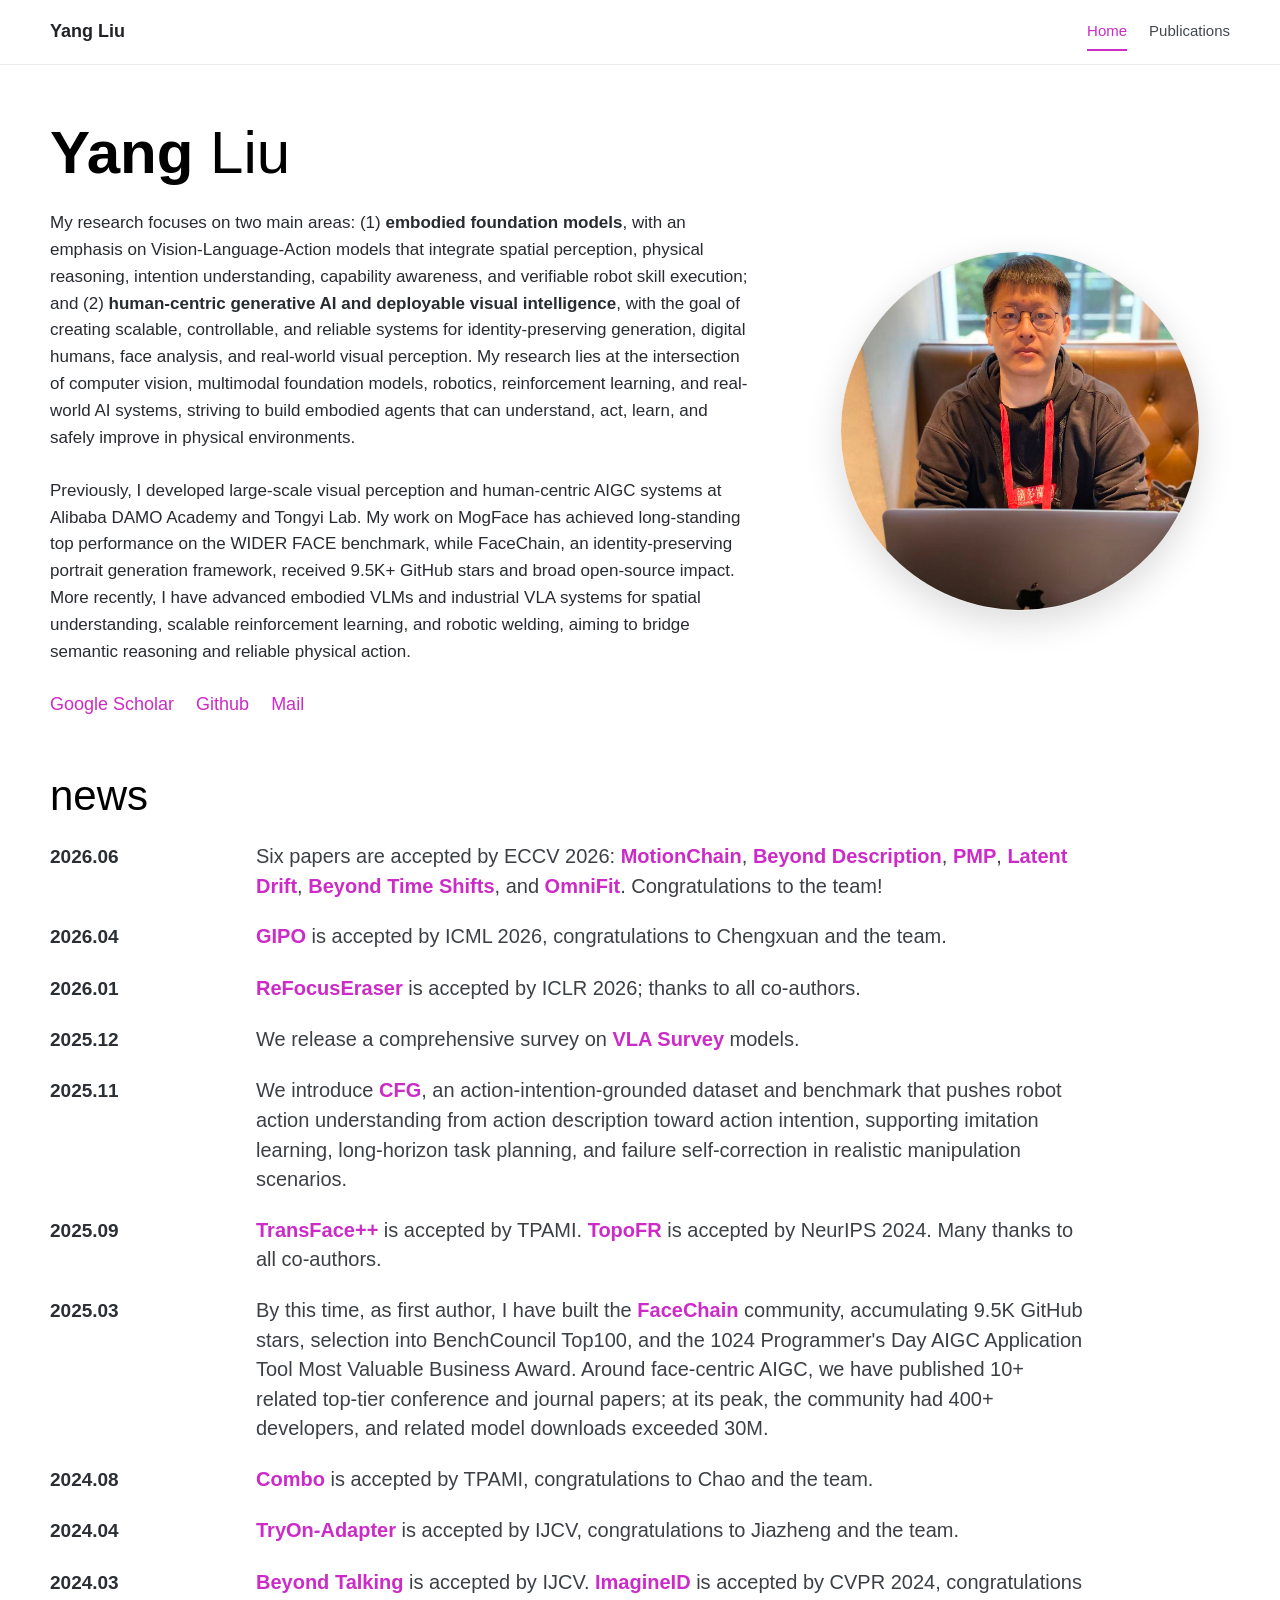
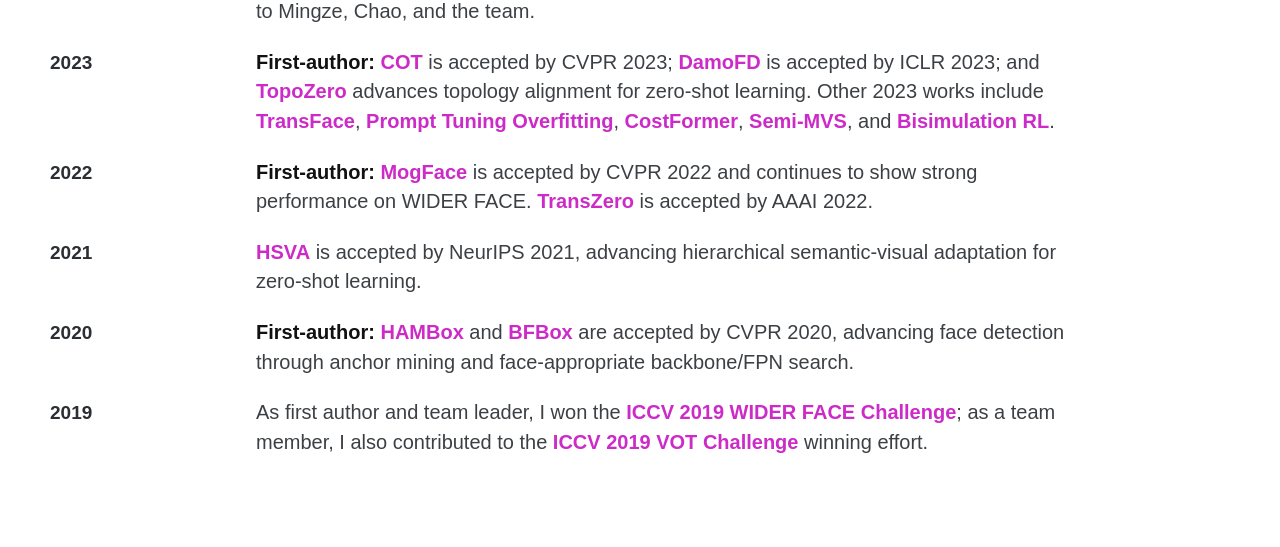
<file: index.html>
<!doctype html>
<html lang="en">
  <head>
    <meta charset="utf-8" />
    <meta name="viewport" content="width=device-width, initial-scale=1" />
    <title>Yang Liu</title>
    <meta
      name="description"
      content="Yang Liu - AI researcher focused on embodied foundation models, human-centric generative AI, and deployable visual intelligence."
    />
    <link rel="stylesheet" href="styles.css" />
  </head>
  <body>
    <header class="site-header">
      <nav class="nav" aria-label="Primary navigation">
        <a class="brand" href="index.html">Yang Liu</a>
        <div class="nav-links">
          <a class="active" href="index.html">Home</a>
          <a href="publications.html">Publications</a>
        </div>
      </nav>
    </header>

    <main class="home-page">
      <section class="home-hero">
        <div class="home-copy">
          <h1><strong>Yang</strong> Liu</h1>

          <p>
            My research focuses on two main areas: (1) <strong>embodied foundation models</strong>,
            with an emphasis on Vision-Language-Action models that integrate spatial perception,
            physical reasoning, intention understanding, capability awareness, and verifiable robot
            skill execution; and (2) <strong>human-centric generative AI and deployable visual
            intelligence</strong>, with the goal of creating scalable, controllable, and reliable
            systems for identity-preserving generation, digital humans, face analysis, and
            real-world visual perception. My research lies at the intersection of computer vision,
            multimodal foundation models, robotics, reinforcement learning, and real-world AI
            systems, striving to build embodied agents that can understand, act, learn, and safely
            improve in physical environments.
          </p>

          <p>
            Previously, I developed large-scale visual perception and human-centric AIGC systems at
            Alibaba DAMO Academy and Tongyi Lab. My work on MogFace has achieved long-standing top
            performance on the WIDER FACE benchmark, while FaceChain, an identity-preserving
            portrait generation framework, received 9.5K+ GitHub stars and broad open-source
            impact. More recently, I have advanced embodied VLMs and industrial VLA systems for
            spatial understanding, scalable reinforcement learning, and robotic welding, aiming to
            bridge semantic reasoning and reliable physical action.
          </p>

          <div class="home-links" aria-label="Profile links">
            <a href="https://scholar.google.co.uk/citations?user=t1emSE0AAAAJ&hl=zh-CN">Google Scholar</a>
            <a href="https://github.com/ly19965">Github</a>
            <a href="mailto:yang.15.liu@kcl.ac.uk">Mail</a>
          </div>
        </div>

        <aside class="home-portrait" aria-label="Yang Liu portrait placeholder">
          <div class="portrait-circle">
            <img src="assets/profile.png" alt="Yang Liu" />
          </div>
        </aside>
      </section>

      <section class="home-updates" aria-labelledby="updates-title">
        <h2 id="updates-title">news</h2>
        <div class="update-list">
          <article class="update-item">
            <time>2026.06</time>
            <p>
              Six papers are accepted by ECCV 2026:
              <a class="paper-link" href="publications.html">MotionChain</a>,
              <a class="paper-link" href="publications.html">Beyond Description</a>,
              <a class="paper-link" href="publications.html">PMP</a>,
              <a class="paper-link" href="publications.html">Latent Drift</a>,
              <a class="paper-link" href="publications.html">Beyond Time Shifts</a>, and
              <a class="paper-link" href="https://scholar.google.co.uk/citations?view_op=view_citation&amp;hl=en&amp;user=t1emSE0AAAAJ&amp;pagesize=100&amp;citation_for_view=t1emSE0AAAAJ:TFP_iSt0sucC">OmniFit</a>.
              Congratulations to the team!
            </p>
          </article>
          <article class="update-item">
            <time>2026.04</time>
            <p>
              <a class="paper-link" href="https://arxiv.org/pdf/2603.03955">GIPO</a> is accepted by
              ICML 2026, congratulations to Chengxuan and the team.
            </p>
          </article>
          <article class="update-item">
            <time>2026.01</time>
            <p>
              <a class="paper-link" href="https://openreview.net/pdf?id=OkNxZGenYr">ReFocusEraser</a>
              is accepted by ICLR 2026; thanks to all co-authors.
            </p>
          </article>
          <article class="update-item">
            <time>2025.12</time>
            <p>
              We release a comprehensive survey on
              <a class="paper-link" href="https://suyuz1.github.io/Survery/">VLA Survey</a>
              models.
            </p>
          </article>
          <article class="update-item">
            <time>2025.11</time>
            <p>
              We introduce
              <a class="paper-link" href="https://cfg-bench.github.io/">CFG</a>, an
              action-intention-grounded dataset and benchmark that pushes robot action
              understanding from action description toward action intention, supporting imitation
              learning, long-horizon task planning, and failure self-correction in realistic
              manipulation scenarios.
            </p>
          </article>
          <article class="update-item">
            <time>2025.09</time>
            <p>
              <a class="paper-link" href="https://ieeexplore.ieee.org/abstract/document/11184862">TransFace++</a>
              is accepted by TPAMI.
              <a class="paper-link" href="https://proceedings.neurips.cc/paper_files/paper/2024/hash/419b6c974712adb884bfbbeea8e94d1b-Abstract-Conference.html">TopoFR</a>
              is accepted by NeurIPS 2024. Many thanks to all co-authors.
            </p>
          </article>
          <article class="update-item">
            <time>2025.03</time>
            <p>
              By this time, as first author, I have built the
              <a class="paper-link" href="https://github.com/modelscope/facechain">FaceChain</a>
              community, accumulating 9.5K GitHub stars, selection into BenchCouncil Top100, and
              the 1024 Programmer's Day AIGC Application Tool Most Valuable Business Award. Around
              face-centric AIGC, we have published 10+ related top-tier conference and journal
              papers; at its peak, the community had 400+ developers, and related model downloads
              exceeded 30M.
            </p>
          </article>
          <article class="update-item">
            <time>2024.08</time>
            <p>
              <a class="paper-link" href="https://ieeexplore.ieee.org/abstract/document/11153998">Combo</a>
              is accepted by TPAMI, congratulations to Chao and the team.
            </p>
          </article>
          <article class="update-item">
            <time>2024.04</time>
            <p>
              <a class="paper-link" href="https://link.springer.com/article/10.1007/s11263-025-02352-3">TryOn-Adapter</a>
              is accepted by IJCV, congratulations to Jiazheng and the team.
            </p>
          </article>
          <article class="update-item">
            <time>2024.03</time>
            <p>
              <a class="paper-link" href="https://link.springer.com/article/10.1007/s11263-024-02300-7">Beyond Talking</a>
              is accepted by IJCV.
              <a class="paper-link" href="http://openaccess.thecvf.com/content/CVPR2024/html/Xu_FaceChain-ImagineID_Freely_Crafting_High-Fidelity_Diverse_Talking_Faces_from_Disentangled_Audio_CVPR_2024_paper.html">ImagineID</a>
              is accepted by CVPR 2024, congratulations to Mingze, Chao, and the team.
            </p>
          </article>
          <article class="update-item">
            <time>2023</time>
            <p>
              <strong>First-author:</strong>
              <a class="paper-link" href="https://scholar.google.co.uk/citations?view_op=view_citation&amp;hl=en&amp;user=t1emSE0AAAAJ&amp;pagesize=100&amp;citation_for_view=t1emSE0AAAAJ:ULOm3_A8WrAC">COT</a>
              is accepted by CVPR 2023;
              <a class="paper-link" href="https://scholar.google.co.uk/citations?view_op=view_citation&amp;hl=en&amp;user=t1emSE0AAAAJ&amp;pagesize=100&amp;citation_for_view=t1emSE0AAAAJ:8k81kl-MbHgC">DamoFD</a>
              is accepted by ICLR 2023; and
              <a class="paper-link" href="https://scholar.google.co.uk/citations?view_op=view_citation&amp;hl=en&amp;user=t1emSE0AAAAJ&amp;pagesize=100&amp;citation_for_view=t1emSE0AAAAJ:TQgYirikUcIC">TopoZero</a>
              advances topology alignment for zero-shot learning. Other 2023 works include
              <a class="paper-link" href="https://scholar.google.co.uk/citations?view_op=view_citation&amp;hl=en&amp;user=t1emSE0AAAAJ&amp;pagesize=100&amp;citation_for_view=t1emSE0AAAAJ:aqlVkmm33-oC">TransFace</a>,
              <a class="paper-link" href="https://scholar.google.co.uk/citations?view_op=view_citation&amp;hl=en&amp;user=t1emSE0AAAAJ&amp;pagesize=100&amp;citation_for_view=t1emSE0AAAAJ:5nxA0vEk-isC">Prompt Tuning Overfitting</a>,
              <a class="paper-link" href="https://scholar.google.co.uk/citations?view_op=view_citation&amp;hl=en&amp;user=t1emSE0AAAAJ&amp;pagesize=100&amp;citation_for_view=t1emSE0AAAAJ:3fE2CSJIrl8C">CostFormer</a>,
              <a class="paper-link" href="https://scholar.google.co.uk/citations?view_op=view_citation&amp;hl=en&amp;user=t1emSE0AAAAJ&amp;pagesize=100&amp;citation_for_view=t1emSE0AAAAJ:Wp0gIr-vW9MC">Semi-MVS</a>,
              and
              <a class="paper-link" href="https://scholar.google.co.uk/citations?view_op=view_citation&amp;hl=en&amp;user=t1emSE0AAAAJ&amp;pagesize=100&amp;citation_for_view=t1emSE0AAAAJ:mVmsd5A6BfQC">Bisimulation RL</a>.
            </p>
          </article>
          <article class="update-item">
            <time>2022</time>
            <p>
              <strong>First-author:</strong>
              <a class="paper-link" href="https://scholar.google.co.uk/citations?view_op=view_citation&amp;hl=en&amp;user=t1emSE0AAAAJ&amp;pagesize=100&amp;citation_for_view=t1emSE0AAAAJ:UebtZRa9Y70C">MogFace</a>
              is accepted by CVPR 2022 and continues to show strong performance on WIDER FACE.
              <a class="paper-link" href="https://scholar.google.co.uk/citations?view_op=view_citation&amp;hl=en&amp;user=t1emSE0AAAAJ&amp;pagesize=100&amp;citation_for_view=t1emSE0AAAAJ:Se3iqnhoufwC">TransZero</a>
              is accepted by AAAI 2022.
            </p>
          </article>
          <article class="update-item">
            <time>2021</time>
            <p>
              <a class="paper-link" href="https://proceedings.neurips.cc/paper/2021/hash/8b0d268963dd0cfb808aac48a549829f-Abstract.html">HSVA</a>
              is accepted by NeurIPS 2021, advancing hierarchical semantic-visual adaptation for
              zero-shot learning.
            </p>
          </article>
          <article class="update-item">
            <time>2020</time>
            <p>
              <strong>First-author:</strong>
              <a class="paper-link" href="https://scholar.google.co.uk/citations?view_op=view_citation&amp;hl=en&amp;user=t1emSE0AAAAJ&amp;pagesize=100&amp;citation_for_view=t1emSE0AAAAJ:YsMSGLbcyi4C">HAMBox</a>
              and
              <a class="paper-link" href="https://scholar.google.co.uk/citations?view_op=view_citation&amp;hl=en&amp;user=t1emSE0AAAAJ&amp;pagesize=100&amp;citation_for_view=t1emSE0AAAAJ:IjCSPb-OGe4C">BFBox</a>
              are accepted by CVPR 2020, advancing face detection through anchor mining and
              face-appropriate backbone/FPN search.
            </p>
          </article>
          <article class="update-item">
            <time>2019</time>
            <p>
              As first author and team leader, I won the
              <a class="paper-link" href="https://xieqiaokang.com/snapshot/wider-challenge/2019.html">ICCV 2019 WIDER FACE Challenge</a>;
              as a team member, I also contributed to the
              <a class="paper-link" href="https://scholar.google.co.uk/citations?view_op=view_citation&amp;hl=en&amp;user=t1emSE0AAAAJ&amp;pagesize=100&amp;citation_for_view=t1emSE0AAAAJ:qjMakFHDy7sC">ICCV 2019 VOT Challenge</a>
              winning effort.
            </p>
          </article>
        </div>
      </section>
    </main>
  </body>
</html>
</file>
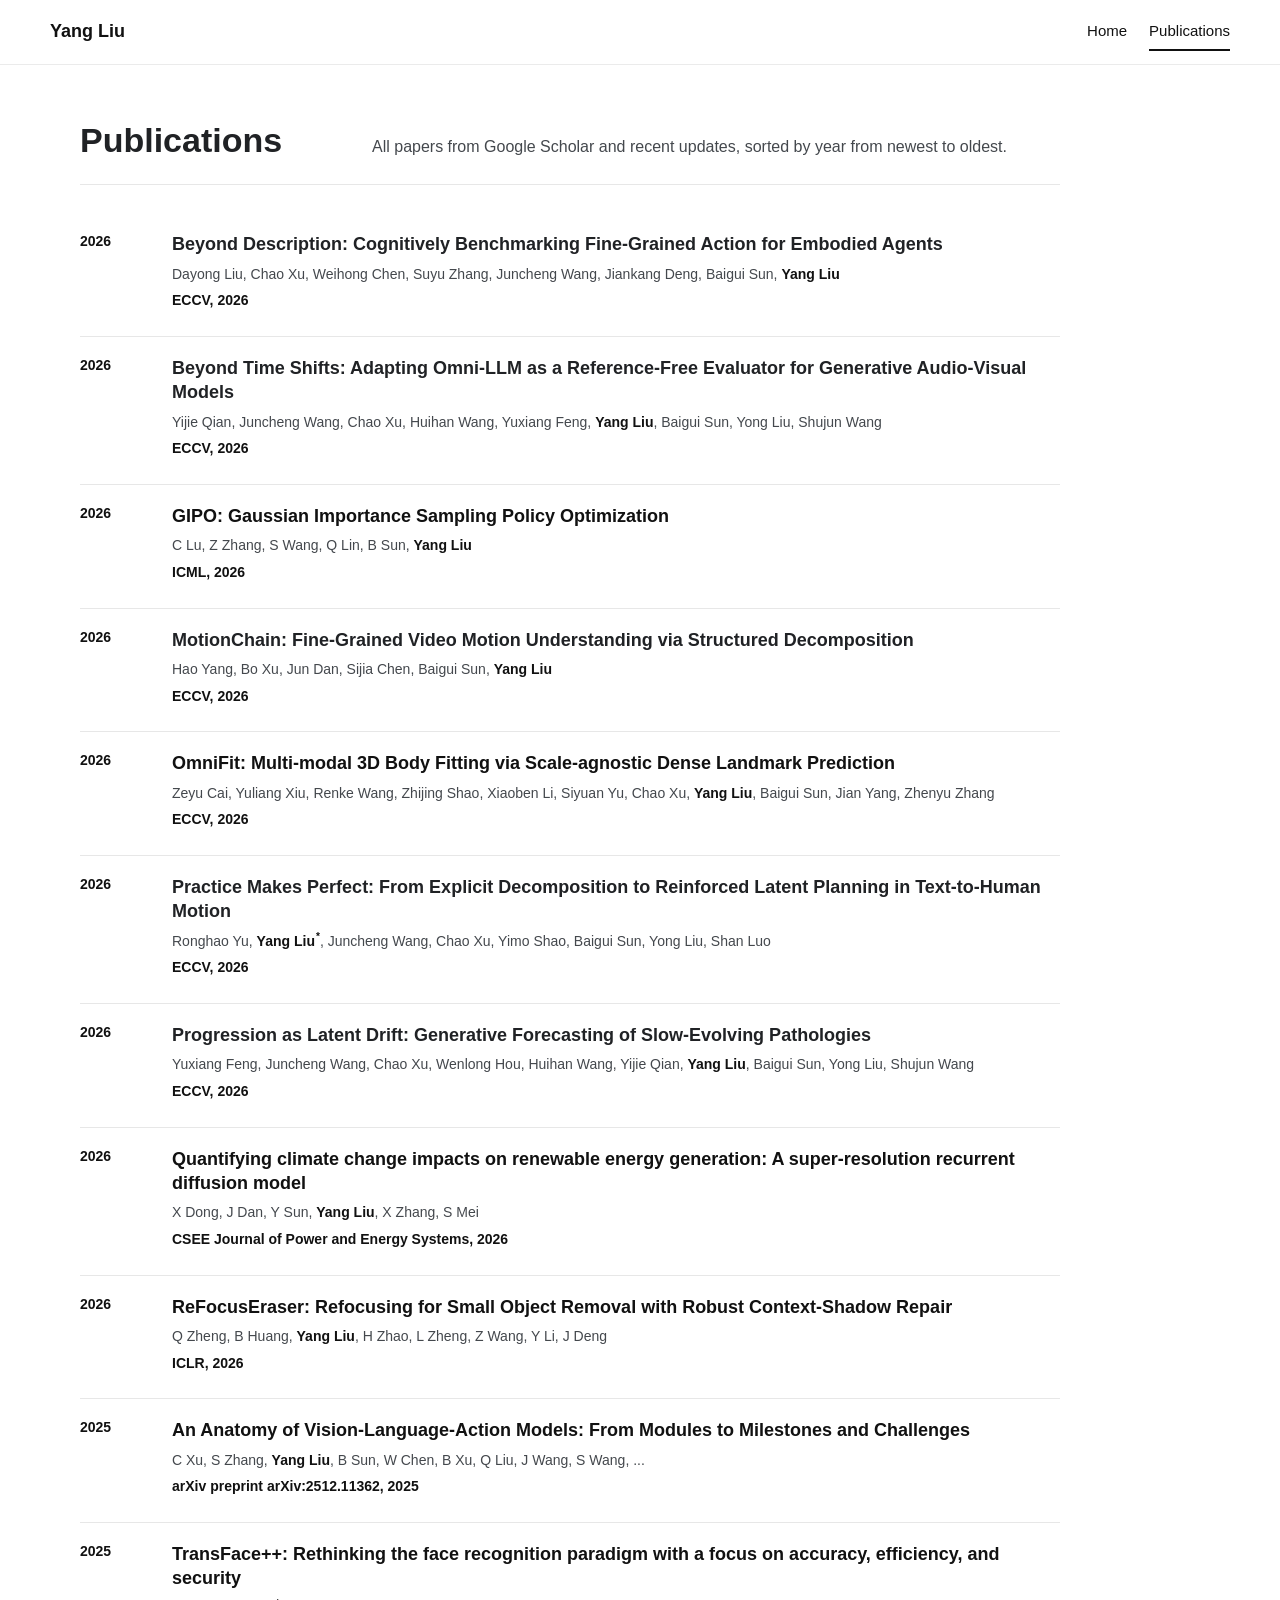
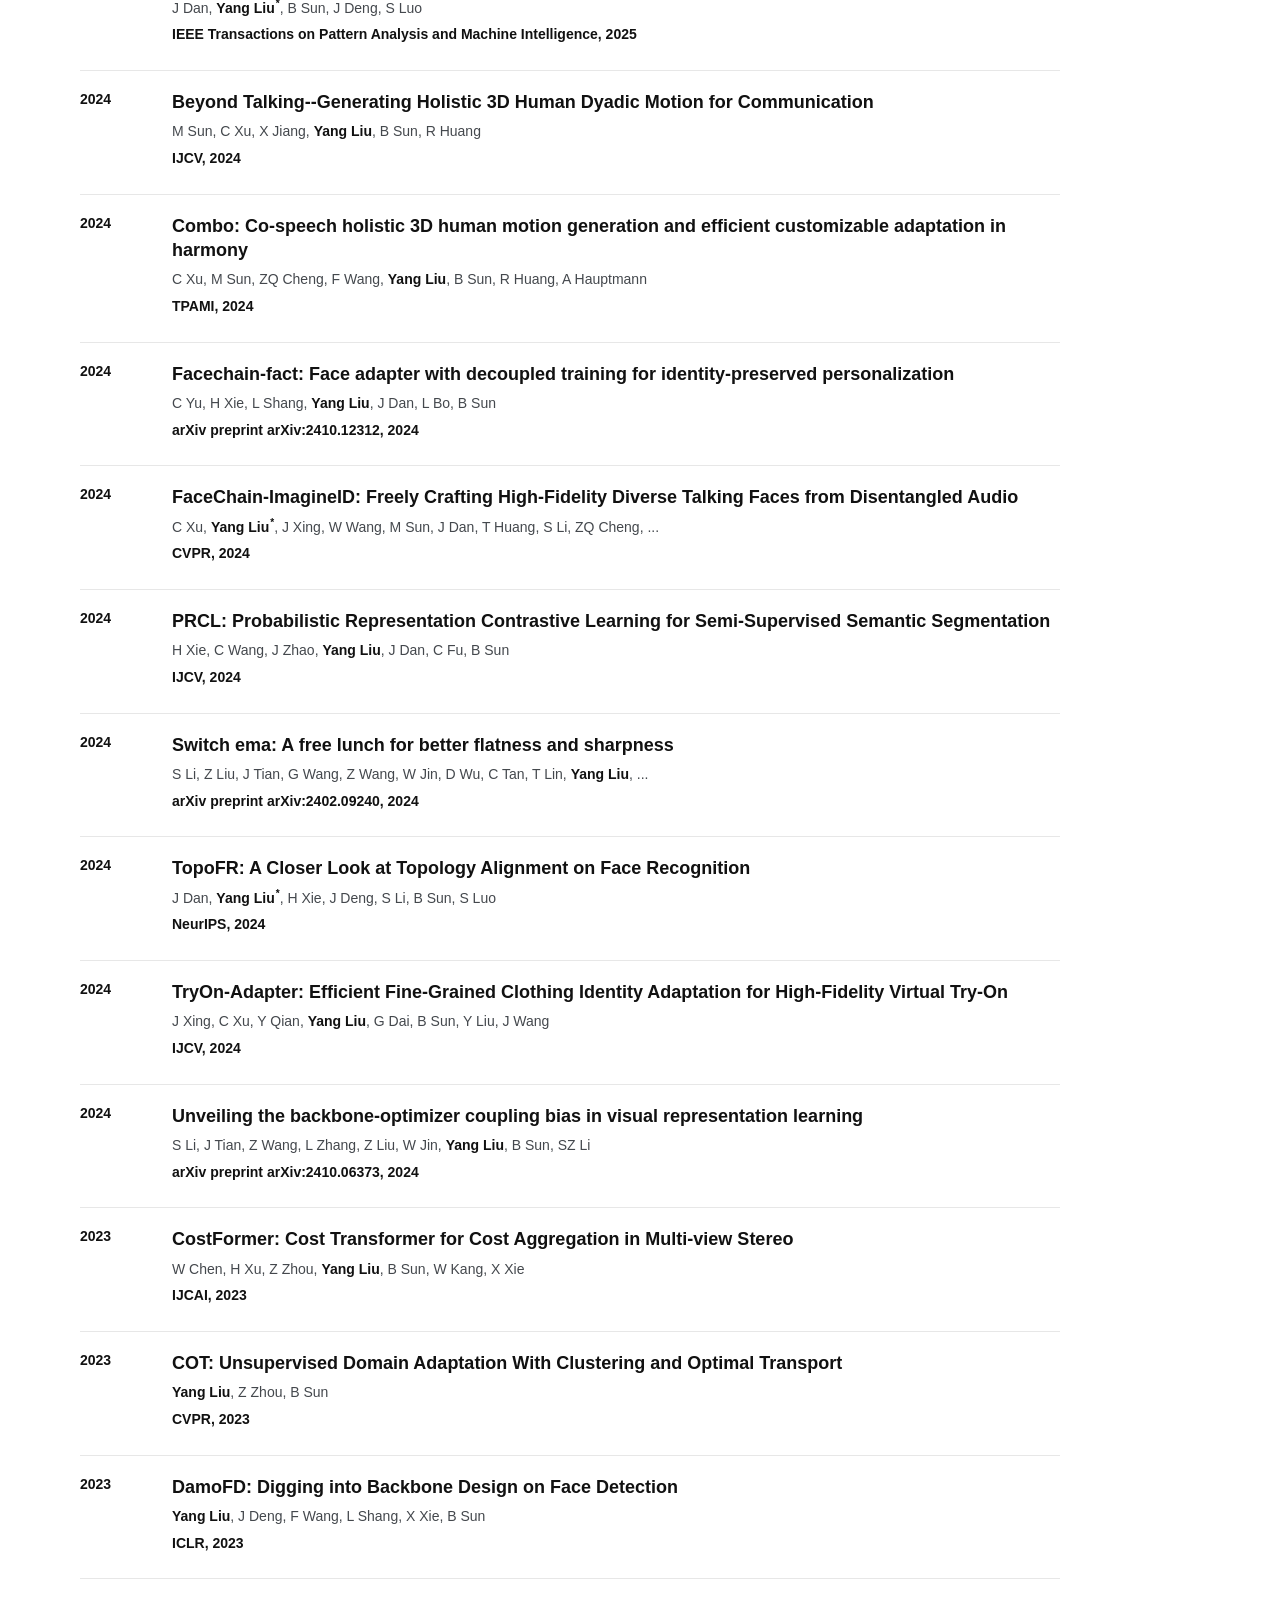
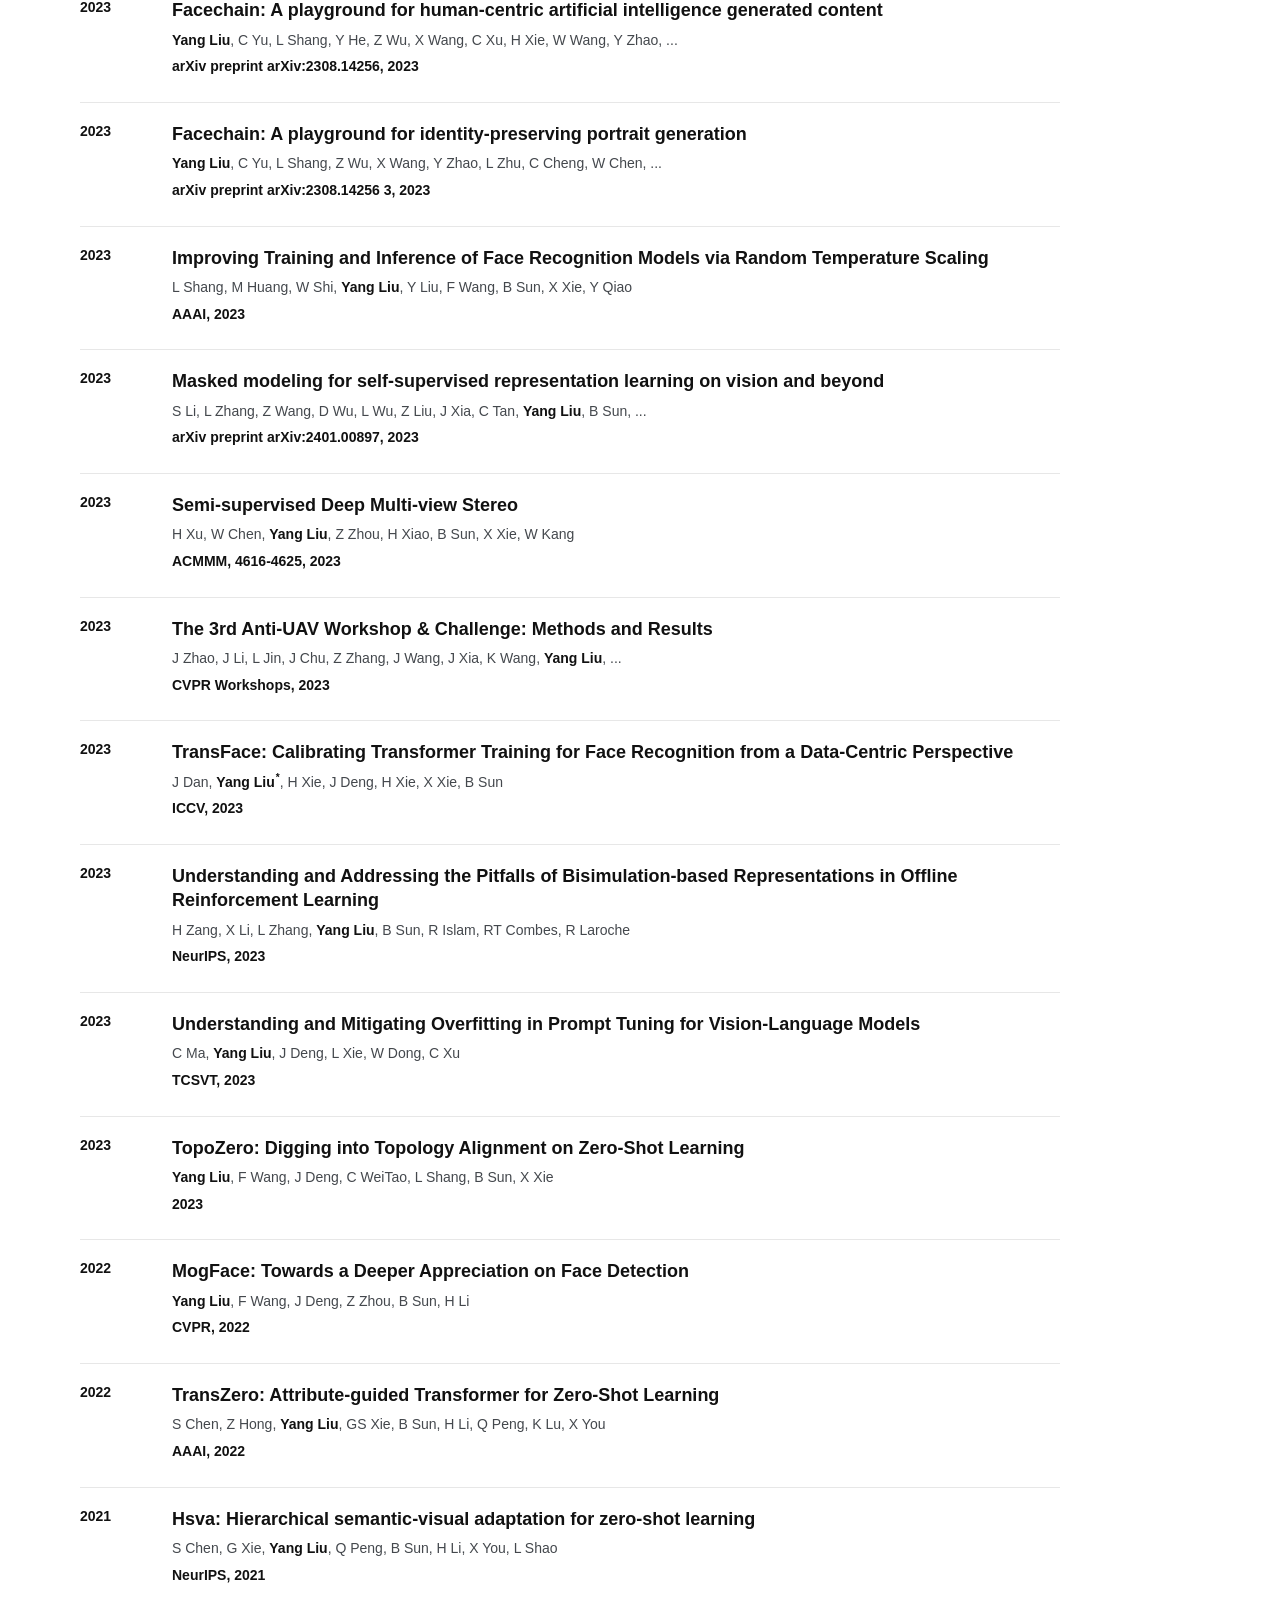
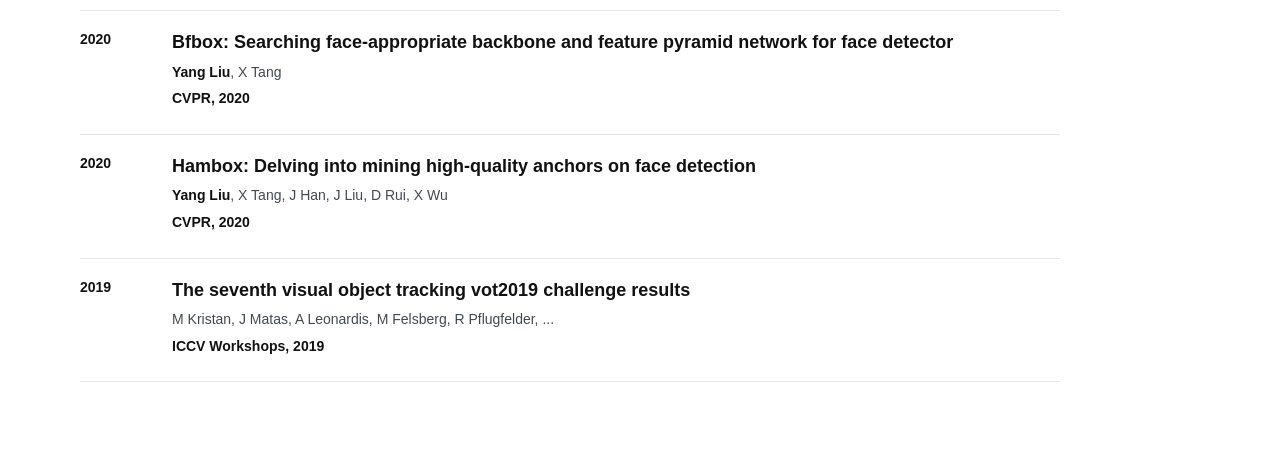
<file: publications.html>
<!doctype html>
<html lang="en">
  <head>
    <meta charset="utf-8" />
    <meta name="viewport" content="width=device-width, initial-scale=1" />
    <title>Publications | Yang Liu</title>
    <meta name="description" content="Publications by Yang Liu." />
    <link rel="stylesheet" href="styles.css" />
  </head>
  <body class="publications-page">
    <header class="site-header">
      <nav class="nav" aria-label="Primary navigation">
        <a class="brand" href="index.html">Yang Liu</a>
        <div class="nav-links">
          <a href="index.html">Home</a>
          <a class="active" href="publications.html">Publications</a>
        </div>
      </nav>
    </header>

    <main class="page">
      <section class="section standalone">
        <div class="section-heading">
          <h1>Publications</h1>
          <p>All papers from Google Scholar and recent updates, sorted by year from newest to oldest.</p>
        </div>

        <div class="publication-list">
          <article class="publication">
            <div class="pub-year">2026</div>
            <div class="pub-content">
              <h3>Beyond Description: Cognitively Benchmarking Fine-Grained Action for Embodied Agents</h3>
              <p class="pub-authors">Dayong Liu, Chao Xu, Weihong Chen, Suyu Zhang, Juncheng Wang, Jiankang Deng, Baigui Sun, <span class="author-me">Yang Liu</span></p>
              <p class="pub-meta">ECCV, 2026</p>
            </div>
          </article>
          <article class="publication">
            <div class="pub-year">2026</div>
            <div class="pub-content">
              <h3>Beyond Time Shifts: Adapting Omni-LLM as a Reference-Free Evaluator for Generative Audio-Visual Models</h3>
              <p class="pub-authors">Yijie Qian, Juncheng Wang, Chao Xu, Huihan Wang, Yuxiang Feng, <span class="author-me">Yang Liu</span>, Baigui Sun, Yong Liu, Shujun Wang</p>
              <p class="pub-meta">ECCV, 2026</p>
            </div>
          </article>
          <article class="publication">
            <div class="pub-year">2026</div>
            <div class="pub-content">
              <h3><a href="https://scholar.google.co.uk/citations?view_op=view_citation&amp;hl=en&amp;user=t1emSE0AAAAJ&amp;pagesize=100&amp;citation_for_view=t1emSE0AAAAJ:bEWYMUwI8FkC">GIPO: Gaussian Importance Sampling Policy Optimization</a></h3>
              <p class="pub-authors">C Lu, Z Zhang, S Wang, Q Lin, B Sun, <span class="author-me">Yang Liu</span></p>
              <p class="pub-meta">ICML, 2026</p>
            </div>
          </article>
          <article class="publication">
            <div class="pub-year">2026</div>
            <div class="pub-content">
              <h3>MotionChain: Fine-Grained Video Motion Understanding via Structured Decomposition</h3>
              <p class="pub-authors">Hao Yang, Bo Xu, Jun Dan, Sijia Chen, Baigui Sun, <span class="author-me">Yang Liu</span></p>
              <p class="pub-meta">ECCV, 2026</p>
            </div>
          </article>
          <article class="publication">
            <div class="pub-year">2026</div>
            <div class="pub-content">
              <h3><a href="https://scholar.google.co.uk/citations?view_op=view_citation&amp;hl=en&amp;user=t1emSE0AAAAJ&amp;pagesize=100&amp;citation_for_view=t1emSE0AAAAJ:TFP_iSt0sucC">OmniFit: Multi-modal 3D Body Fitting via Scale-agnostic Dense Landmark Prediction</a></h3>
              <p class="pub-authors">Zeyu Cai, Yuliang Xiu, Renke Wang, Zhijing Shao, Xiaoben Li, Siyuan Yu, Chao Xu, <span class="author-me">Yang Liu</span>, Baigui Sun, Jian Yang, Zhenyu Zhang</p>
              <p class="pub-meta">ECCV, 2026</p>
            </div>
          </article>
          <article class="publication">
            <div class="pub-year">2026</div>
            <div class="pub-content">
              <h3>Practice Makes Perfect: From Explicit Decomposition to Reinforced Latent Planning in Text-to-Human Motion</h3>
              <p class="pub-authors">Ronghao Yu, <span class="author-me">Yang Liu<sup>*</sup></span>, Juncheng Wang, Chao Xu, Yimo Shao, Baigui Sun, Yong Liu, Shan Luo</p>
              <p class="pub-meta">ECCV, 2026</p>
            </div>
          </article>
          <article class="publication">
            <div class="pub-year">2026</div>
            <div class="pub-content">
              <h3>Progression as Latent Drift: Generative Forecasting of Slow-Evolving Pathologies</h3>
              <p class="pub-authors">Yuxiang Feng, Juncheng Wang, Chao Xu, Wenlong Hou, Huihan Wang, Yijie Qian, <span class="author-me">Yang Liu</span>, Baigui Sun, Yong Liu, Shujun Wang</p>
              <p class="pub-meta">ECCV, 2026</p>
            </div>
          </article>
          <article class="publication">
            <div class="pub-year">2026</div>
            <div class="pub-content">
              <h3><a href="https://scholar.google.co.uk/citations?view_op=view_citation&amp;hl=en&amp;user=t1emSE0AAAAJ&amp;pagesize=100&amp;citation_for_view=t1emSE0AAAAJ:-f6ydRqryjwC">Quantifying climate change impacts on renewable energy generation: A super-resolution recurrent diffusion model</a></h3>
              <p class="pub-authors">X Dong, J Dan, Y Sun, <span class="author-me">Yang Liu</span>, X Zhang, S Mei</p>
              <p class="pub-meta">CSEE Journal of Power and Energy Systems, 2026</p>
            </div>
          </article>
          <article class="publication">
            <div class="pub-year">2026</div>
            <div class="pub-content">
              <h3><a href="https://scholar.google.co.uk/citations?view_op=view_citation&amp;hl=en&amp;user=t1emSE0AAAAJ&amp;pagesize=100&amp;citation_for_view=t1emSE0AAAAJ:isC4tDSrTZIC">ReFocusEraser: Refocusing for Small Object Removal with Robust Context-Shadow Repair</a></h3>
              <p class="pub-authors">Q Zheng, B Huang, <span class="author-me">Yang Liu</span>, H Zhao, L Zheng, Z Wang, Y Li, J Deng</p>
              <p class="pub-meta">ICLR, 2026</p>
            </div>
          </article>
          <article class="publication">
            <div class="pub-year">2025</div>
            <div class="pub-content">
              <h3><a href="https://scholar.google.co.uk/citations?view_op=view_citation&amp;hl=en&amp;user=t1emSE0AAAAJ&amp;pagesize=100&amp;citation_for_view=t1emSE0AAAAJ:4JMBOYKVnBMC">An Anatomy of Vision-Language-Action Models: From Modules to Milestones and Challenges</a></h3>
              <p class="pub-authors">C Xu, S Zhang, <span class="author-me">Yang Liu</span>, B Sun, W Chen, B Xu, Q Liu, J Wang, S Wang, ...</p>
              <p class="pub-meta">arXiv preprint arXiv:2512.11362, 2025</p>
            </div>
          </article>
          <article class="publication">
            <div class="pub-year">2025</div>
            <div class="pub-content">
              <h3><a href="https://scholar.google.co.uk/citations?view_op=view_citation&amp;hl=en&amp;user=t1emSE0AAAAJ&amp;pagesize=100&amp;citation_for_view=t1emSE0AAAAJ:_Qo2XoVZTnwC">TransFace++: Rethinking the face recognition paradigm with a focus on accuracy, efficiency, and security</a></h3>
              <p class="pub-authors">J Dan, <span class="author-me">Yang Liu<sup>*</sup></span>, B Sun, J Deng, S Luo</p>
              <p class="pub-meta">IEEE Transactions on Pattern Analysis and Machine Intelligence, 2025</p>
            </div>
          </article>
          <article class="publication">
            <div class="pub-year">2024</div>
            <div class="pub-content">
              <h3><a href="https://scholar.google.co.uk/citations?view_op=view_citation&amp;hl=en&amp;user=t1emSE0AAAAJ&amp;pagesize=100&amp;citation_for_view=t1emSE0AAAAJ:hC7cP41nSMkC">Beyond Talking--Generating Holistic 3D Human Dyadic Motion for Communication</a></h3>
              <p class="pub-authors">M Sun, C Xu, X Jiang, <span class="author-me">Yang Liu</span>, B Sun, R Huang</p>
              <p class="pub-meta">IJCV, 2024</p>
            </div>
          </article>
          <article class="publication">
            <div class="pub-year">2024</div>
            <div class="pub-content">
              <h3><a href="https://scholar.google.co.uk/citations?view_op=view_citation&amp;hl=en&amp;user=t1emSE0AAAAJ&amp;pagesize=100&amp;citation_for_view=t1emSE0AAAAJ:IWHjjKOFINEC">Combo: Co-speech holistic 3D human motion generation and efficient customizable adaptation in harmony</a></h3>
              <p class="pub-authors">C Xu, M Sun, ZQ Cheng, F Wang, <span class="author-me">Yang Liu</span>, B Sun, R Huang, A Hauptmann</p>
              <p class="pub-meta">TPAMI, 2024</p>
            </div>
          </article>
          <article class="publication">
            <div class="pub-year">2024</div>
            <div class="pub-content">
              <h3><a href="https://scholar.google.co.uk/citations?view_op=view_citation&amp;hl=en&amp;user=t1emSE0AAAAJ&amp;pagesize=100&amp;citation_for_view=t1emSE0AAAAJ:R3hNpaxXUhUC">Facechain-fact: Face adapter with decoupled training for identity-preserved personalization</a></h3>
              <p class="pub-authors">C Yu, H Xie, L Shang, <span class="author-me">Yang Liu</span>, J Dan, L Bo, B Sun</p>
              <p class="pub-meta">arXiv preprint arXiv:2410.12312, 2024</p>
            </div>
          </article>
          <article class="publication">
            <div class="pub-year">2024</div>
            <div class="pub-content">
              <h3><a href="https://scholar.google.co.uk/citations?view_op=view_citation&amp;hl=en&amp;user=t1emSE0AAAAJ&amp;pagesize=100&amp;citation_for_view=t1emSE0AAAAJ:7PzlFSSx8tAC">FaceChain-ImagineID: Freely Crafting High-Fidelity Diverse Talking Faces from Disentangled Audio</a></h3>
              <p class="pub-authors">C Xu, <span class="author-me">Yang Liu<sup>*</sup></span>, J Xing, W Wang, M Sun, J Dan, T Huang, S Li, ZQ Cheng, ...</p>
              <p class="pub-meta">CVPR, 2024</p>
            </div>
          </article>
          <article class="publication">
            <div class="pub-year">2024</div>
            <div class="pub-content">
              <h3><a href="https://scholar.google.co.uk/citations?view_op=view_citation&amp;hl=en&amp;user=t1emSE0AAAAJ&amp;pagesize=100&amp;citation_for_view=t1emSE0AAAAJ:QIV2ME_5wuYC">PRCL: Probabilistic Representation Contrastive Learning for Semi-Supervised Semantic Segmentation</a></h3>
              <p class="pub-authors">H Xie, C Wang, J Zhao, <span class="author-me">Yang Liu</span>, J Dan, C Fu, B Sun</p>
              <p class="pub-meta">IJCV, 2024</p>
            </div>
          </article>
          <article class="publication">
            <div class="pub-year">2024</div>
            <div class="pub-content">
              <h3><a href="https://scholar.google.co.uk/citations?view_op=view_citation&amp;hl=en&amp;user=t1emSE0AAAAJ&amp;pagesize=100&amp;citation_for_view=t1emSE0AAAAJ:dhFuZR0502QC">Switch ema: A free lunch for better flatness and sharpness</a></h3>
              <p class="pub-authors">S Li, Z Liu, J Tian, G Wang, Z Wang, W Jin, D Wu, C Tan, T Lin, <span class="author-me">Yang Liu</span>, ...</p>
              <p class="pub-meta">arXiv preprint arXiv:2402.09240, 2024</p>
            </div>
          </article>
          <article class="publication">
            <div class="pub-year">2024</div>
            <div class="pub-content">
              <h3><a href="https://scholar.google.co.uk/citations?view_op=view_citation&amp;hl=en&amp;user=t1emSE0AAAAJ&amp;pagesize=100&amp;citation_for_view=t1emSE0AAAAJ:L8Ckcad2t8MC">TopoFR: A Closer Look at Topology Alignment on Face Recognition</a></h3>
              <p class="pub-authors">J Dan, <span class="author-me">Yang Liu<sup>*</sup></span>, H Xie, J Deng, S Li, B Sun, S Luo</p>
              <p class="pub-meta">NeurIPS, 2024</p>
            </div>
          </article>
          <article class="publication">
            <div class="pub-year">2024</div>
            <div class="pub-content">
              <h3><a href="https://scholar.google.co.uk/citations?view_op=view_citation&amp;hl=en&amp;user=t1emSE0AAAAJ&amp;pagesize=100&amp;citation_for_view=t1emSE0AAAAJ:qUcmZB5y_30C">TryOn-Adapter: Efficient Fine-Grained Clothing Identity Adaptation for High-Fidelity Virtual Try-On</a></h3>
              <p class="pub-authors">J Xing, C Xu, Y Qian, <span class="author-me">Yang Liu</span>, G Dai, B Sun, Y Liu, J Wang</p>
              <p class="pub-meta">IJCV, 2024</p>
            </div>
          </article>
          <article class="publication">
            <div class="pub-year">2024</div>
            <div class="pub-content">
              <h3><a href="https://scholar.google.co.uk/citations?view_op=view_citation&amp;hl=en&amp;user=t1emSE0AAAAJ&amp;pagesize=100&amp;citation_for_view=t1emSE0AAAAJ:ZeXyd9-uunAC">Unveiling the backbone-optimizer coupling bias in visual representation learning</a></h3>
              <p class="pub-authors">S Li, J Tian, Z Wang, L Zhang, Z Liu, W Jin, <span class="author-me">Yang Liu</span>, B Sun, SZ Li</p>
              <p class="pub-meta">arXiv preprint arXiv:2410.06373, 2024</p>
            </div>
          </article>
          <article class="publication">
            <div class="pub-year">2023</div>
            <div class="pub-content">
              <h3><a href="https://scholar.google.co.uk/citations?view_op=view_citation&amp;hl=en&amp;user=t1emSE0AAAAJ&amp;pagesize=100&amp;citation_for_view=t1emSE0AAAAJ:3fE2CSJIrl8C">CostFormer: Cost Transformer for Cost Aggregation in Multi-view Stereo</a></h3>
              <p class="pub-authors">W Chen, H Xu, Z Zhou, <span class="author-me">Yang Liu</span>, B Sun, W Kang, X Xie</p>
              <p class="pub-meta">IJCAI, 2023</p>
            </div>
          </article>
          <article class="publication">
            <div class="pub-year">2023</div>
            <div class="pub-content">
              <h3><a href="https://scholar.google.co.uk/citations?view_op=view_citation&amp;hl=en&amp;user=t1emSE0AAAAJ&amp;pagesize=100&amp;citation_for_view=t1emSE0AAAAJ:ULOm3_A8WrAC">COT: Unsupervised Domain Adaptation With Clustering and Optimal Transport</a></h3>
              <p class="pub-authors"><span class="author-me">Yang Liu</span>, Z Zhou, B Sun</p>
              <p class="pub-meta">CVPR, 2023</p>
            </div>
          </article>
          <article class="publication">
            <div class="pub-year">2023</div>
            <div class="pub-content">
              <h3><a href="https://scholar.google.co.uk/citations?view_op=view_citation&amp;hl=en&amp;user=t1emSE0AAAAJ&amp;pagesize=100&amp;citation_for_view=t1emSE0AAAAJ:8k81kl-MbHgC">DamoFD: Digging into Backbone Design on Face Detection</a></h3>
              <p class="pub-authors"><span class="author-me">Yang Liu</span>, J Deng, F Wang, L Shang, X Xie, B Sun</p>
              <p class="pub-meta">ICLR, 2023</p>
            </div>
          </article>
          <article class="publication">
            <div class="pub-year">2023</div>
            <div class="pub-content">
              <h3><a href="https://scholar.google.co.uk/citations?view_op=view_citation&amp;hl=en&amp;user=t1emSE0AAAAJ&amp;pagesize=100&amp;citation_for_view=t1emSE0AAAAJ:e5wmG9Sq2KIC">Facechain: A playground for human-centric artificial intelligence generated content</a></h3>
              <p class="pub-authors"><span class="author-me">Yang Liu</span>, C Yu, L Shang, Y He, Z Wu, X Wang, C Xu, H Xie, W Wang, Y Zhao, ...</p>
              <p class="pub-meta">arXiv preprint arXiv:2308.14256, 2023</p>
            </div>
          </article>
          <article class="publication">
            <div class="pub-year">2023</div>
            <div class="pub-content">
              <h3><a href="https://scholar.google.co.uk/citations?view_op=view_citation&amp;hl=en&amp;user=t1emSE0AAAAJ&amp;pagesize=100&amp;citation_for_view=t1emSE0AAAAJ:4DMP91E08xMC">Facechain: A playground for identity-preserving portrait generation</a></h3>
              <p class="pub-authors"><span class="author-me">Yang Liu</span>, C Yu, L Shang, Z Wu, X Wang, Y Zhao, L Zhu, C Cheng, W Chen, ...</p>
              <p class="pub-meta">arXiv preprint arXiv:2308.14256 3, 2023</p>
            </div>
          </article>
          <article class="publication">
            <div class="pub-year">2023</div>
            <div class="pub-content">
              <h3><a href="https://scholar.google.co.uk/citations?view_op=view_citation&amp;hl=en&amp;user=t1emSE0AAAAJ&amp;pagesize=100&amp;citation_for_view=t1emSE0AAAAJ:_kc_bZDykSQC">Improving Training and Inference of Face Recognition Models via Random Temperature Scaling</a></h3>
              <p class="pub-authors">L Shang, M Huang, W Shi, <span class="author-me">Yang Liu</span>, Y Liu, F Wang, B Sun, X Xie, Y Qiao</p>
              <p class="pub-meta">AAAI, 2023</p>
            </div>
          </article>
          <article class="publication">
            <div class="pub-year">2023</div>
            <div class="pub-content">
              <h3><a href="https://scholar.google.co.uk/citations?view_op=view_citation&amp;hl=en&amp;user=t1emSE0AAAAJ&amp;pagesize=100&amp;citation_for_view=t1emSE0AAAAJ:9ZlFYXVOiuMC">Masked modeling for self-supervised representation learning on vision and beyond</a></h3>
              <p class="pub-authors">S Li, L Zhang, Z Wang, D Wu, L Wu, Z Liu, J Xia, C Tan, <span class="author-me">Yang Liu</span>, B Sun, ...</p>
              <p class="pub-meta">arXiv preprint arXiv:2401.00897, 2023</p>
            </div>
          </article>
          <article class="publication">
            <div class="pub-year">2023</div>
            <div class="pub-content">
              <h3><a href="https://scholar.google.co.uk/citations?view_op=view_citation&amp;hl=en&amp;user=t1emSE0AAAAJ&amp;pagesize=100&amp;citation_for_view=t1emSE0AAAAJ:Wp0gIr-vW9MC">Semi-supervised Deep Multi-view Stereo</a></h3>
              <p class="pub-authors">H Xu, W Chen, <span class="author-me">Yang Liu</span>, Z Zhou, H Xiao, B Sun, X Xie, W Kang</p>
              <p class="pub-meta">ACMMM, 4616-4625, 2023</p>
            </div>
          </article>
          <article class="publication">
            <div class="pub-year">2023</div>
            <div class="pub-content">
              <h3><a href="https://scholar.google.co.uk/citations?view_op=view_citation&amp;hl=en&amp;user=t1emSE0AAAAJ&amp;pagesize=100&amp;citation_for_view=t1emSE0AAAAJ:kNdYIx-mwKoC">The 3rd Anti-UAV Workshop &amp; Challenge: Methods and Results</a></h3>
              <p class="pub-authors">J Zhao, J Li, L Jin, J Chu, Z Zhang, J Wang, J Xia, K Wang, <span class="author-me">Yang Liu</span>, ...</p>
              <p class="pub-meta">CVPR Workshops, 2023</p>
            </div>
          </article>
          <article class="publication">
            <div class="pub-year">2023</div>
            <div class="pub-content">
              <h3><a href="https://scholar.google.co.uk/citations?view_op=view_citation&amp;hl=en&amp;user=t1emSE0AAAAJ&amp;pagesize=100&amp;citation_for_view=t1emSE0AAAAJ:aqlVkmm33-oC">TransFace: Calibrating Transformer Training for Face Recognition from a Data-Centric Perspective</a></h3>
              <p class="pub-authors">J Dan, <span class="author-me">Yang Liu<sup>*</sup></span>, H Xie, J Deng, H Xie, X Xie, B Sun</p>
              <p class="pub-meta">ICCV, 2023</p>
            </div>
          </article>
          <article class="publication">
            <div class="pub-year">2023</div>
            <div class="pub-content">
              <h3><a href="https://scholar.google.co.uk/citations?view_op=view_citation&amp;hl=en&amp;user=t1emSE0AAAAJ&amp;pagesize=100&amp;citation_for_view=t1emSE0AAAAJ:mVmsd5A6BfQC">Understanding and Addressing the Pitfalls of Bisimulation-based Representations in Offline Reinforcement Learning</a></h3>
              <p class="pub-authors">H Zang, X Li, L Zhang, <span class="author-me">Yang Liu</span>, B Sun, R Islam, RT Combes, R Laroche</p>
              <p class="pub-meta">NeurIPS, 2023</p>
            </div>
          </article>
          <article class="publication">
            <div class="pub-year">2023</div>
            <div class="pub-content">
              <h3><a href="https://scholar.google.co.uk/citations?view_op=view_citation&amp;hl=en&amp;user=t1emSE0AAAAJ&amp;pagesize=100&amp;citation_for_view=t1emSE0AAAAJ:5nxA0vEk-isC">Understanding and Mitigating Overfitting in Prompt Tuning for Vision-Language Models</a></h3>
              <p class="pub-authors">C Ma, <span class="author-me">Yang Liu</span>, J Deng, L Xie, W Dong, C Xu</p>
              <p class="pub-meta">TCSVT, 2023</p>
            </div>
          </article>
          <article class="publication">
            <div class="pub-year">2023</div>
            <div class="pub-content">
              <h3><a href="https://scholar.google.co.uk/citations?view_op=view_citation&amp;hl=en&amp;user=t1emSE0AAAAJ&amp;pagesize=100&amp;citation_for_view=t1emSE0AAAAJ:TQgYirikUcIC">TopoZero: Digging into Topology Alignment on Zero-Shot Learning</a></h3>
              <p class="pub-authors"><span class="author-me">Yang Liu</span>, F Wang, J Deng, C WeiTao, L Shang, B Sun, X Xie</p>
              <p class="pub-meta">2023</p>
            </div>
          </article>
          <article class="publication">
            <div class="pub-year">2022</div>
            <div class="pub-content">
              <h3><a href="https://scholar.google.co.uk/citations?view_op=view_citation&amp;hl=en&amp;user=t1emSE0AAAAJ&amp;pagesize=100&amp;citation_for_view=t1emSE0AAAAJ:UebtZRa9Y70C">MogFace: Towards a Deeper Appreciation on Face Detection</a></h3>
              <p class="pub-authors"><span class="author-me">Yang Liu</span>, F Wang, J Deng, Z Zhou, B Sun, H Li</p>
              <p class="pub-meta">CVPR, 2022</p>
            </div>
          </article>
          <article class="publication">
            <div class="pub-year">2022</div>
            <div class="pub-content">
              <h3><a href="https://scholar.google.co.uk/citations?view_op=view_citation&amp;hl=en&amp;user=t1emSE0AAAAJ&amp;pagesize=100&amp;citation_for_view=t1emSE0AAAAJ:Se3iqnhoufwC">TransZero: Attribute-guided Transformer for Zero-Shot Learning</a></h3>
              <p class="pub-authors">S Chen, Z Hong, <span class="author-me">Yang Liu</span>, GS Xie, B Sun, H Li, Q Peng, K Lu, X You</p>
              <p class="pub-meta">AAAI, 2022</p>
            </div>
          </article>
          <article class="publication">
            <div class="pub-year">2021</div>
            <div class="pub-content">
              <h3><a href="https://scholar.google.co.uk/citations?view_op=view_citation&amp;hl=en&amp;user=t1emSE0AAAAJ&amp;pagesize=100&amp;citation_for_view=t1emSE0AAAAJ:roLk4NBRz8UC">Hsva: Hierarchical semantic-visual adaptation for zero-shot learning</a></h3>
              <p class="pub-authors">S Chen, G Xie, <span class="author-me">Yang Liu</span>, Q Peng, B Sun, H Li, X You, L Shao</p>
              <p class="pub-meta">NeurIPS, 2021</p>
            </div>
          </article>
          <article class="publication">
            <div class="pub-year">2020</div>
            <div class="pub-content">
              <h3><a href="https://scholar.google.co.uk/citations?view_op=view_citation&amp;hl=en&amp;user=t1emSE0AAAAJ&amp;pagesize=100&amp;citation_for_view=t1emSE0AAAAJ:IjCSPb-OGe4C">Bfbox: Searching face-appropriate backbone and feature pyramid network for face detector</a></h3>
              <p class="pub-authors"><span class="author-me">Yang Liu</span>, X Tang</p>
              <p class="pub-meta">CVPR, 2020</p>
            </div>
          </article>
          <article class="publication">
            <div class="pub-year">2020</div>
            <div class="pub-content">
              <h3><a href="https://scholar.google.co.uk/citations?view_op=view_citation&amp;hl=en&amp;user=t1emSE0AAAAJ&amp;pagesize=100&amp;citation_for_view=t1emSE0AAAAJ:YsMSGLbcyi4C">Hambox: Delving into mining high-quality anchors on face detection</a></h3>
              <p class="pub-authors"><span class="author-me">Yang Liu</span>, X Tang, J Han, J Liu, D Rui, X Wu</p>
              <p class="pub-meta">CVPR, 2020</p>
            </div>
          </article>
          <article class="publication">
            <div class="pub-year">2019</div>
            <div class="pub-content">
              <h3><a href="https://scholar.google.co.uk/citations?view_op=view_citation&amp;hl=en&amp;user=t1emSE0AAAAJ&amp;pagesize=100&amp;citation_for_view=t1emSE0AAAAJ:qjMakFHDy7sC">The seventh visual object tracking vot2019 challenge results</a></h3>
              <p class="pub-authors">M Kristan, J Matas, A Leonardis, M Felsberg, R Pflugfelder, ...</p>
              <p class="pub-meta">ICCV Workshops, 2019</p>
            </div>
          </article>
        </div>
      </section>
    </main>
  </body>
</html>
</file>
<file: styles.css>
:root {
  --bg: #ffffff;
  --surface: #ffffff;
  --ink: #202225;
  --muted: #44484d;
  --line: #e7e7e7;
  --accent: #cc2bc7;
  --accent-deep: #b51eb0;
  --warm: #cc2bc7;
  --soft: #fff3fd;
  --mark: #fff1c2;
  --shadow: 0 12px 36px rgba(0, 0, 0, 0.14);
}

* {
  box-sizing: border-box;
}

html {
  scroll-behavior: smooth;
}

body {
  margin: 0;
  color: var(--ink);
  background: var(--bg);
  font-family:
    -apple-system, BlinkMacSystemFont, "Segoe UI", "Helvetica Neue", Arial, sans-serif;
  line-height: 1.65;
}

a {
  color: var(--accent-deep);
  text-decoration: none;
}

a:hover {
  color: var(--warm);
}

.site-header {
  position: sticky;
  top: 0;
  z-index: 20;
  border-bottom: 1px solid rgba(231, 231, 231, 0.82);
  background: rgba(255, 255, 255, 0.92);
  backdrop-filter: blur(14px);
}

.nav {
  display: flex;
  align-items: center;
  justify-content: space-between;
  width: min(1180px, calc(100% - 40px));
  min-height: 64px;
  margin: 0 auto;
  gap: 24px;
}

.brand {
  color: var(--ink);
  font-size: 18px;
  font-weight: 750;
}

.nav-links {
  display: flex;
  align-items: center;
  gap: 22px;
  color: var(--muted);
  font-size: 15px;
}

.nav-links a {
  color: var(--muted);
  padding: 6px 0;
  border-bottom: 2px solid transparent;
}

.nav-links a:hover,
.nav-links a.active {
  color: var(--accent);
  border-bottom-color: var(--accent);
}

.home-page {
  width: min(1180px, calc(100% - 48px));
  margin: 0 auto;
  padding: 56px 0 90px;
}

.home-hero {
  display: grid;
  grid-template-columns: minmax(0, 760px) minmax(340px, 420px);
  gap: 58px;
  align-items: center;
}

.home-copy h1 {
  margin: 0 0 26px;
  color: #000000;
  font-size: clamp(42px, 5.2vw, 60px);
  font-weight: 300;
  line-height: 1.05;
  letter-spacing: 0;
}

.home-copy h1 strong {
  font-weight: 850;
}

.home-copy p {
  max-width: 760px;
  margin: 0 0 26px;
  color: #282b30;
  font-size: 17px;
  line-height: 1.58;
}

.home-copy strong {
  font-weight: 800;
}

.home-portrait {
  padding-top: 24px;
}

.portrait-circle {
  overflow: hidden;
  width: 360px;
  height: 360px;
  margin: 0 auto;
  border-radius: 50%;
  border: 1px solid #eeeeee;
  background: #ffffff;
  box-shadow: var(--shadow);
}

.portrait-circle img {
  display: block;
  width: 100%;
  height: 100%;
  object-fit: cover;
  object-position: center 34%;
}

.home-links {
  display: flex;
  flex-wrap: wrap;
  gap: 22px;
  margin-top: 12px;
}

.home-links a {
  color: var(--accent);
  font-size: 18px;
  line-height: 1.4;
}

.home-links a:hover {
  color: #8e168a;
}

.home-updates {
  max-width: 1040px;
  margin-top: 56px;
}

.home-updates h2 {
  margin: 0 0 22px;
  color: #000000;
  font-size: 42px;
  font-weight: 300;
  line-height: 1.1;
  letter-spacing: 0;
}

.update-list {
  display: grid;
  gap: 20px;
}

.update-item {
  display: grid;
  grid-template-columns: 170px minmax(0, 1fr);
  gap: 36px;
  align-items: baseline;
}

.update-item time {
  color: #2b2f33;
  font-size: 19px;
  font-weight: 800;
}

.update-item p {
  margin: 0;
  color: #3c4045;
  font-size: 20px;
  line-height: 1.48;
}

.update-item strong {
  color: var(--accent);
  font-weight: 650;
}

.update-item p > strong:first-child {
  color: #111111;
  font-weight: 850;
}

.update-item .paper-link {
  color: var(--accent);
  font-weight: 650;
}

.update-item .paper-link:hover {
  color: #8e168a;
}

.page {
  width: min(1120px, calc(100% - 40px));
  margin: 0 auto;
  padding: 56px 0 80px;
}

.profile {
  display: grid;
  grid-template-columns: 310px minmax(0, 1fr);
  gap: 44px;
  align-items: start;
}

.hero-profile {
  min-height: calc(100vh - 160px);
}

.profile-card {
  padding: 28px;
  border: 1px solid var(--line);
  border-radius: 8px;
  background: rgba(255, 255, 255, 0.88);
  box-shadow: var(--shadow);
}

.portrait {
  display: grid;
  place-items: center;
  width: 180px;
  height: 180px;
  margin: 0 auto 24px;
  border: 1px solid #cbd8d4;
  border-radius: 8px;
  background:
    linear-gradient(135deg, rgba(15, 118, 110, 0.16), rgba(164, 92, 51, 0.14)),
    repeating-linear-gradient(45deg, rgba(23, 78, 86, 0.07) 0 1px, transparent 1px 11px);
}

.portrait span {
  color: var(--accent-deep);
  font-size: 48px;
  font-weight: 800;
  letter-spacing: 0;
}

.profile-card h1 {
  margin: 0;
  font-size: 32px;
  line-height: 1.15;
  text-align: center;
}

.role,
.focus {
  margin: 10px 0 0;
  color: var(--muted);
  text-align: center;
}

.role {
  color: var(--ink);
  font-weight: 650;
}

.focus {
  font-size: 14px;
}

.profile-links,
.quick-links {
  display: flex;
  flex-wrap: wrap;
  gap: 10px;
  margin-top: 22px;
}

.profile-links {
  justify-content: center;
}

.profile-links a,
.quick-links a {
  display: inline-flex;
  align-items: center;
  justify-content: center;
  min-height: 36px;
  padding: 0 13px;
  border: 1px solid #c9d8d5;
  border-radius: 6px;
  background: var(--soft);
  color: var(--accent-deep);
  font-size: 14px;
  font-weight: 650;
}

.hero-copy {
  max-width: 780px;
  padding-top: 18px;
}

.eyebrow {
  margin: 0 0 10px;
  color: var(--warm);
  font-size: 13px;
  font-weight: 800;
  letter-spacing: 0.08em;
  text-transform: uppercase;
}

.hero-copy h2 {
  margin: 0 0 18px;
  max-width: 760px;
  font-size: clamp(38px, 6vw, 62px);
  line-height: 1.05;
}

.hero-copy p {
  max-width: 760px;
  margin: 0 0 18px;
  color: var(--muted);
  font-size: 18px;
}

.section {
  padding: 0;
}

.standalone {
  max-width: 980px;
}

.section-heading {
  display: grid;
  grid-template-columns: 260px minmax(0, 1fr);
  gap: 32px;
  align-items: baseline;
  margin-bottom: 28px;
  padding-bottom: 24px;
  border-bottom: 1px solid var(--line);
}

.section-heading h1 {
  margin: 0;
  font-size: 34px;
  line-height: 1.15;
}

.section-heading p {
  margin: 0;
  color: var(--muted);
}

.text-block {
  max-width: 820px;
  font-size: 17px;
}

.text-block p {
  margin: 0 0 20px;
}

.empty-block {
  min-height: 160px;
  padding: 28px;
  border: 1px dashed #c4cbc7;
  border-radius: 8px;
  background: rgba(255, 255, 255, 0.56);
  color: var(--muted);
}

.empty-block p {
  margin: 0;
}

.publication-list {
  display: grid;
  gap: 0;
}

.publication {
  position: relative;
  display: grid;
  grid-template-columns: 74px minmax(0, 1fr);
  gap: 18px;
  padding: 19px 0;
  border-bottom: 1px solid var(--line);
}

.pub-year {
  color: var(--warm);
  font-size: 14px;
  font-weight: 800;
  line-height: 1.35;
}

.pub-content h3 {
  margin: 0 0 7px;
  font-size: 18px;
  line-height: 1.35;
}

.pub-authors,
.pub-meta {
  margin: 0 0 5px;
  color: var(--muted);
  font-size: 14px;
  line-height: 1.55;
}

.pub-meta {
  color: var(--accent-deep);
  font-weight: 650;
}

.author-me {
  display: inline;
  padding: 1px 4px;
  border-radius: 4px;
  background: var(--mark);
  color: #6f3d12;
  font-weight: 800;
}

.author-me sup {
  margin-left: 1px;
  font-size: 0.72em;
  line-height: 0;
  vertical-align: super;
}

.publications-page a,
.publications-page a:hover,
.publications-page .nav-links a,
.publications-page .nav-links a:hover,
.publications-page .nav-links a.active,
.publications-page .pub-year,
.publications-page .pub-meta,
.publications-page .author-me {
  color: #111111;
}

.publications-page .nav-links a.active,
.publications-page .nav-links a:hover {
  border-bottom-color: #111111;
}

.publications-page .author-me {
  background: transparent;
  padding: 0;
  border-radius: 0;
}

@media (max-width: 820px) {
  .nav {
    align-items: flex-start;
    flex-direction: column;
    justify-content: center;
    min-height: 88px;
    gap: 8px;
  }

  .nav-links {
    width: 100%;
    gap: 14px;
    overflow-x: auto;
    padding-bottom: 4px;
    white-space: nowrap;
  }

  .page {
    width: min(100% - 28px, 680px);
    padding-top: 34px;
  }

  .home-page {
    width: min(100% - 28px, 680px);
    padding-top: 34px;
  }

  .home-hero {
    grid-template-columns: 1fr;
    gap: 28px;
  }

  .home-portrait {
    order: -1;
    padding-top: 0;
  }

  .home-updates {
    margin-top: 42px;
  }

  .update-item {
    grid-template-columns: 1fr;
    gap: 4px;
  }

  .portrait-circle {
    width: 230px;
    height: 230px;
  }

  .portrait-circle span {
    font-size: 52px;
  }

  .profile {
    grid-template-columns: 1fr;
    gap: 28px;
  }

  .hero-profile {
    min-height: auto;
  }

  .section-heading {
    grid-template-columns: 1fr;
    gap: 8px;
  }
}

@media (max-width: 520px) {
  .profile-card {
    padding: 22px;
  }

  .portrait {
    width: 148px;
    height: 148px;
  }

  .hero-copy h2 {
    font-size: 38px;
  }

  .home-copy h1 {
    font-size: 40px;
  }

  .home-links a {
    font-size: 16px;
  }

  .home-copy p {
    font-size: 16px;
    line-height: 1.6;
  }

  .home-updates h2 {
    font-size: 36px;
  }

  .update-item time,
  .update-item p {
    font-size: 17px;
  }

  .hero-copy p,
  .text-block {
    font-size: 16px;
  }

  .publication {
    grid-template-columns: 1fr;
    gap: 5px;
  }
}
</file>
